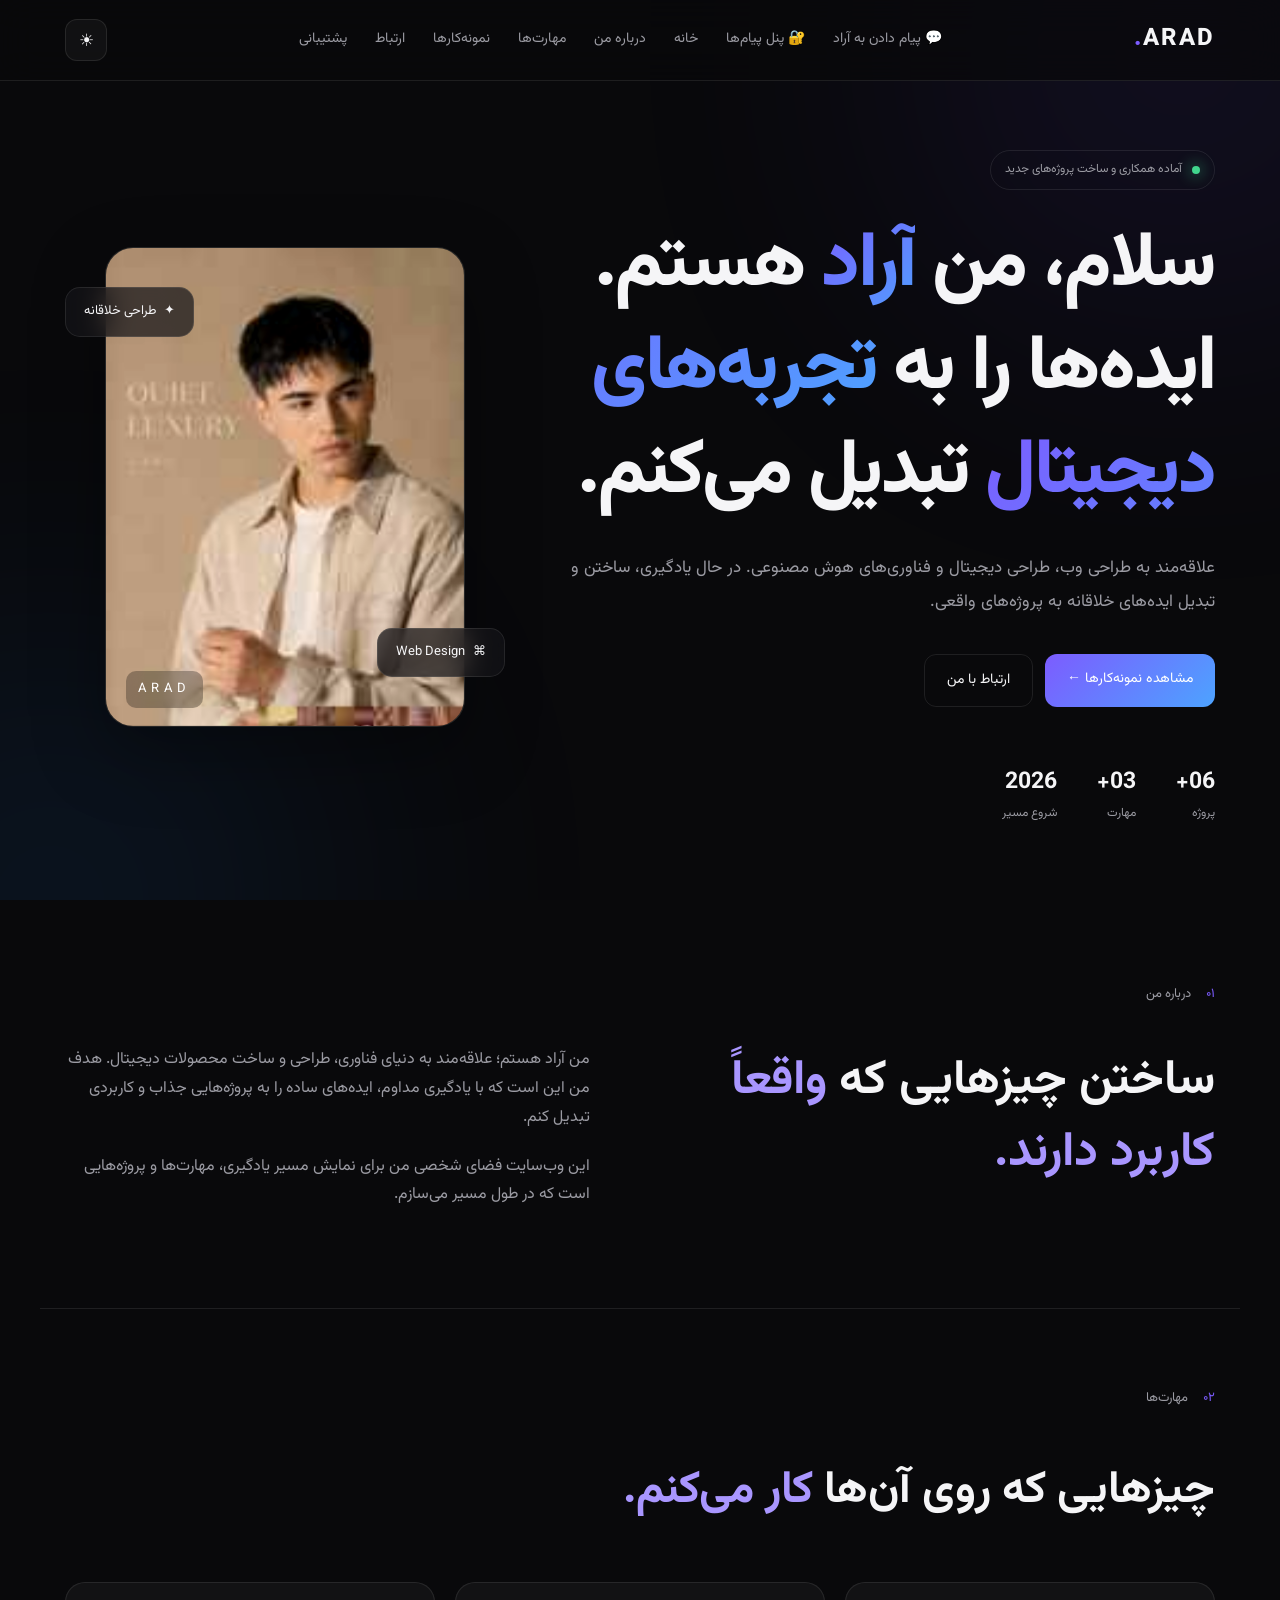
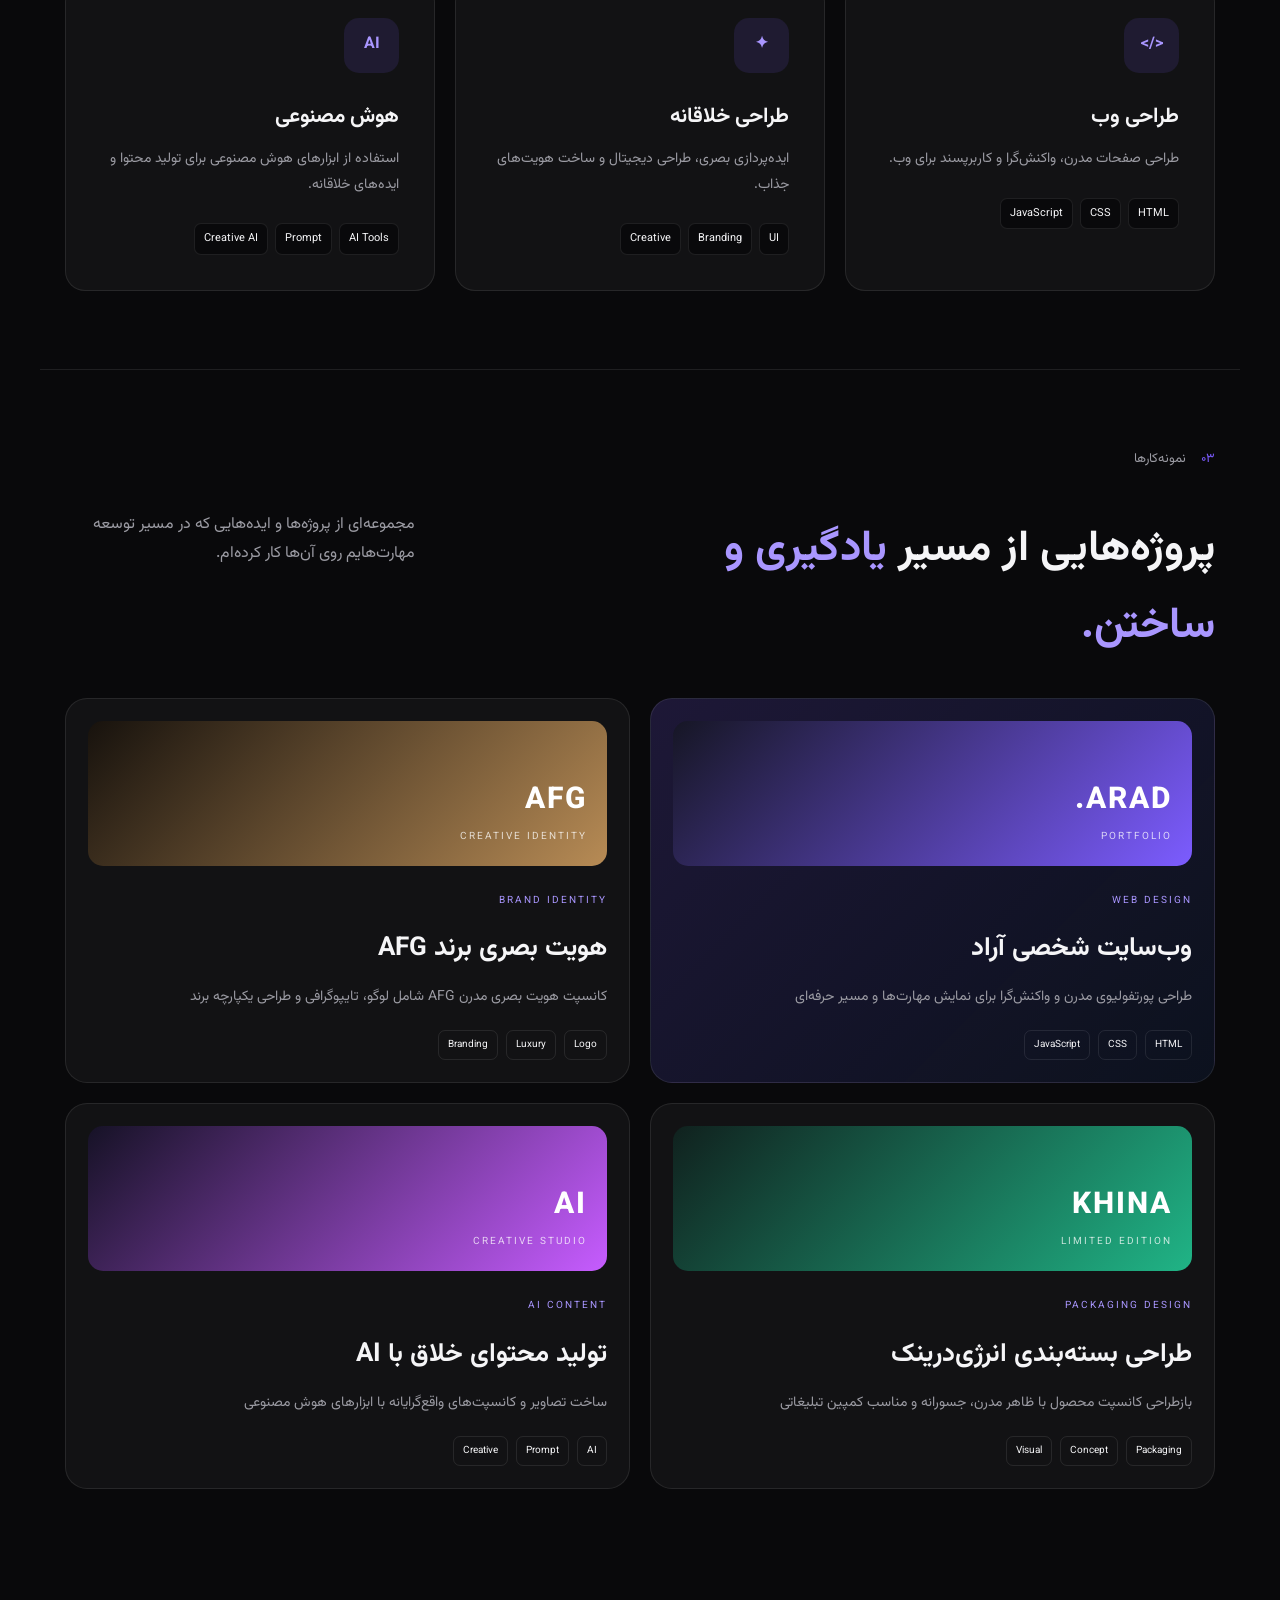
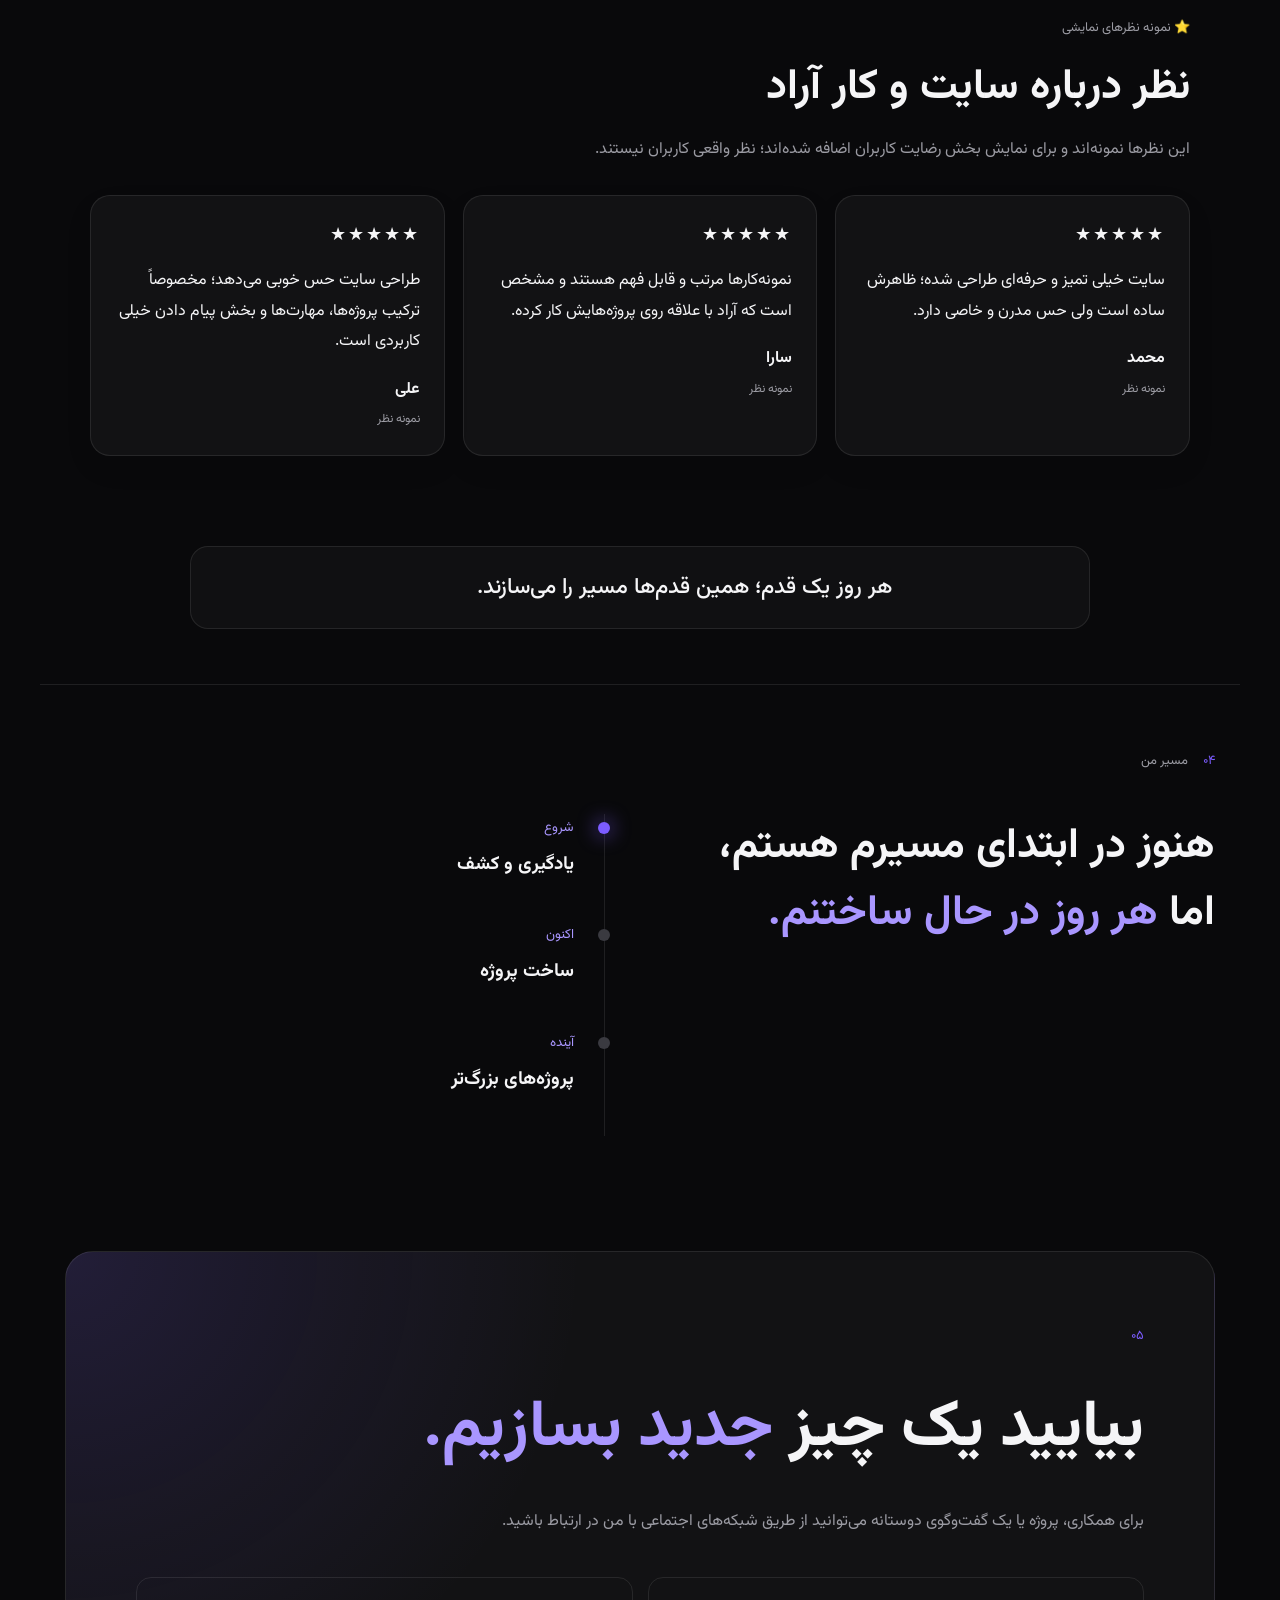
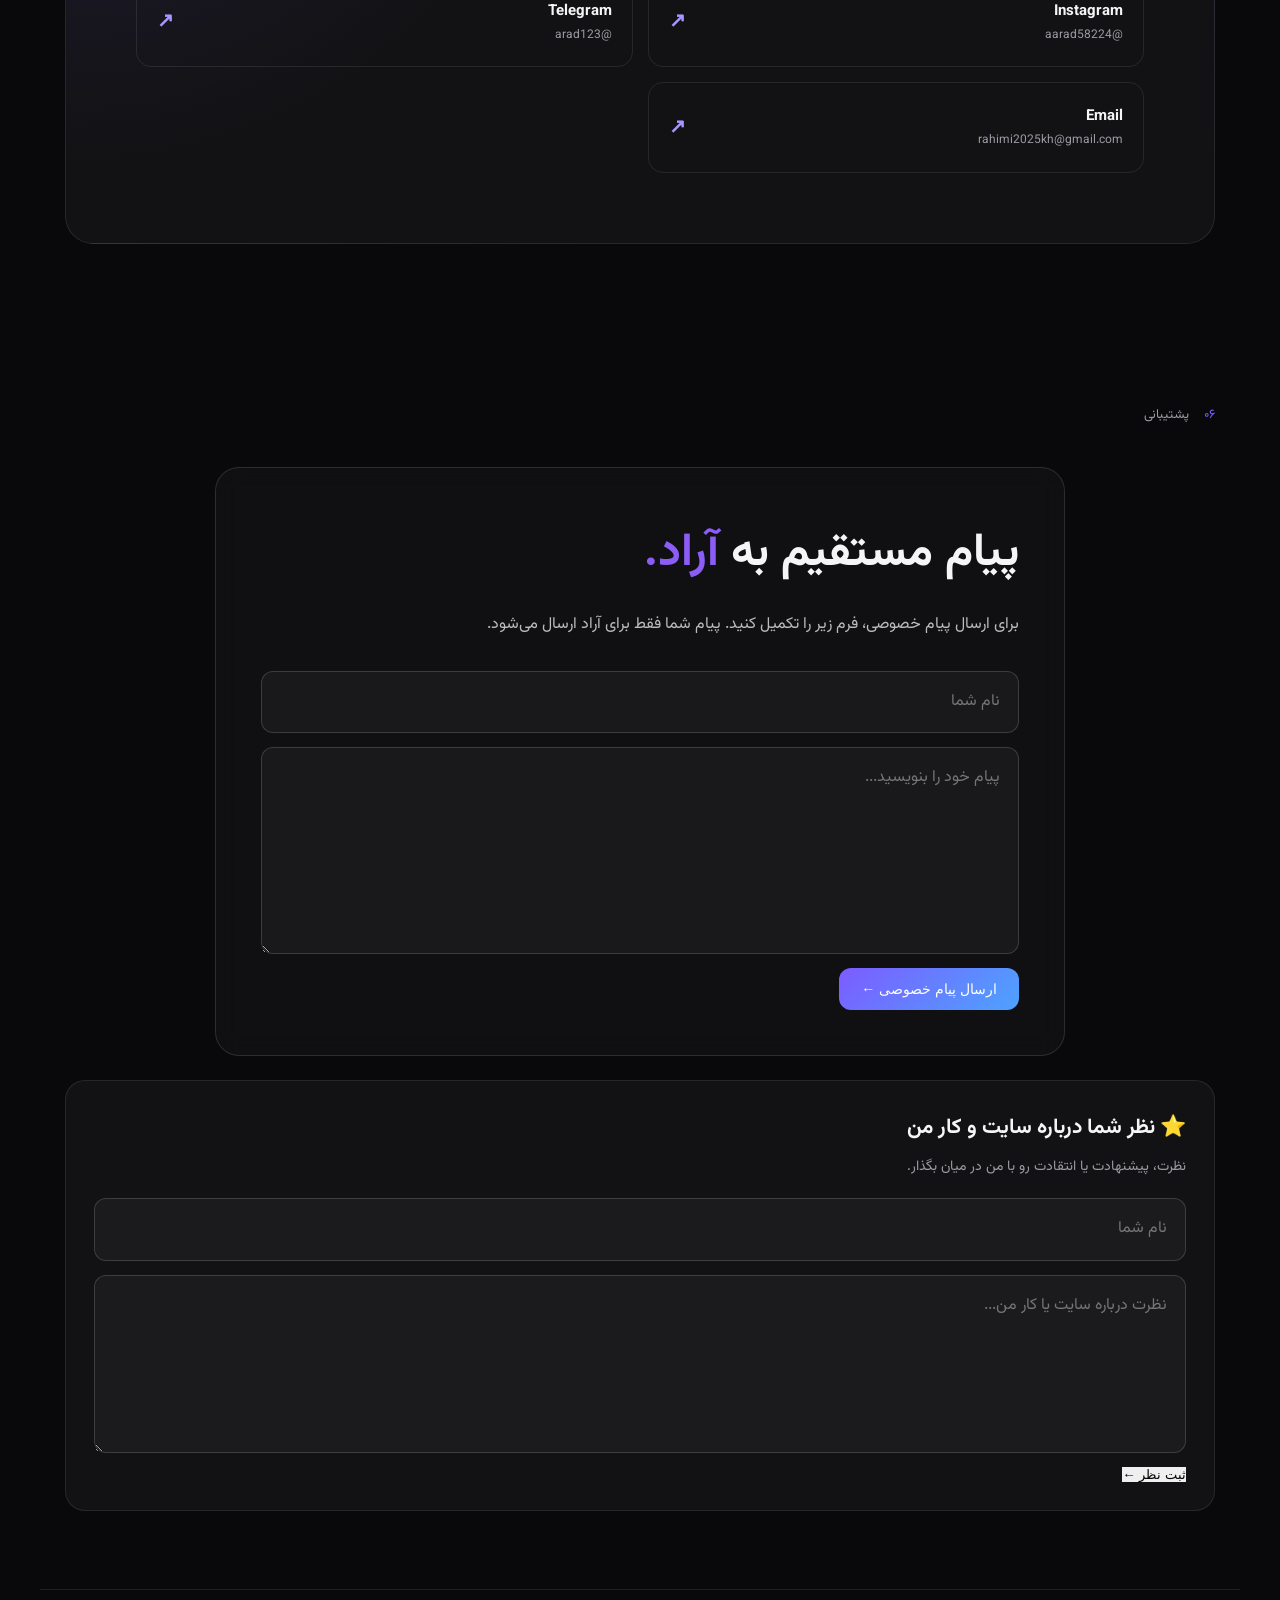
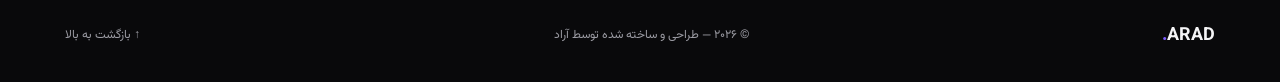
<file: index.html>
<!DOCTYPE html>
<html lang="fa" dir="rtl">
<head>
  <meta charset="UTF-8">
  <meta name="viewport" content="width=device-width, initial-scale=1.0">
  <meta name="description" content="وب‌سایت شخصی و نمونه کارهای آراد">
  <title>آراد | طراح و سازنده دیجیتال</title>
  <link rel="stylesheet" href="style.css?v=20260907-1">
</head>
<body>
  <div class="background"><div class="glow glow-1"></div><div class="glow glow-2"></div></div>
  <header>
    <nav class="navbar">
      <a href="#home" class="logo">ARAD<span>.</span></a>
      <div class="nav-links">
        <a href="#home">خانه</a><a href="#about">درباره من</a><a href="#skills">مهارت‌ها</a><a href="#projects">نمونه‌کارها</a><a href="#contact">ارتباط</a><a href="#support">پشتیبانی</a>
      </div>
      <div class="nav-buttons"><button id="themeToggle" class="theme-btn" aria-label="تغییر حالت رنگ">☀</button><button class="menu-btn" id="menuBtn">☰</button></div>
    </nav>
  </header>
  <main id="home" class="hero">
    <div class="hero-content">
      <div class="status"><span class="status-dot"></span>آماده همکاری و ساخت پروژه‌های جدید</div>
      <h1>سلام، من <span>آراد</span> هستم.<br>ایده‌ها را به <span>تجربه‌های دیجیتال</span> تبدیل می‌کنم.</h1>
      <p class="hero-text">علاقه‌مند به طراحی وب، طراحی دیجیتال و فناوری‌های هوش مصنوعی. در حال یادگیری، ساختن و تبدیل ایده‌های خلاقانه به پروژه‌های واقعی.</p>
      <div class="hero-buttons"><a href="#projects" class="btn primary-btn">مشاهده نمونه‌کارها <span>←</span></a><a href="#contact" class="btn secondary-btn">ارتباط با من</a></div>
      <div class="hero-stats"><div><strong>06+</strong><span>پروژه</span></div><div><strong>03+</strong><span>مهارت</span></div><div><strong>2026</strong><span>شروع مسیر</span></div></div>
    </div>
    <div class="hero-visual"><div class="profile-frame"><img src="assets/profile.jpg" alt="آراد"></div><div class="floating-card card-one"><span>✦</span>طراحی خلاقانه</div><div class="floating-card card-two"><span>⌘</span>Web Design</div></div>
  </main>
  <section id="about" class="section about"><div class="section-header"><span class="section-number">۰۱</span><p>درباره من</p></div><div class="about-content"><div><h2>ساختن چیزهایی که <span>واقعاً کاربرد دارند.</span></h2></div><div class="about-text"><p>من آراد هستم؛ علاقه‌مند به دنیای فناوری، طراحی و ساخت محصولات دیجیتال. هدف من این است که با یادگیری مداوم، ایده‌های ساده را به پروژه‌هایی جذاب و کاربردی تبدیل کنم.</p><p>این وب‌سایت فضای شخصی من برای نمایش مسیر یادگیری، مهارت‌ها و پروژه‌هایی است که در طول مسیر می‌سازم.</p></div></div></section>
  <section id="skills" class="section skills-section"><div class="section-header"><span class="section-number">۰۲</span><p>مهارت‌ها</p></div><h2 class="section-title">چیزهایی که روی آن‌ها <span>کار می‌کنم.</span></h2><div class="skills-grid"><article class="skill-card"><div class="skill-icon">&lt;/&gt;</div><h3>طراحی وب</h3><p>طراحی صفحات مدرن، واکنش‌گرا و کاربرپسند برای وب.</p><div class="skill-tags"><span>HTML</span><span>CSS</span><span>JavaScript</span></div></article><article class="skill-card"><div class="skill-icon">✦</div><h3>طراحی خلاقانه</h3><p>ایده‌پردازی بصری، طراحی دیجیتال و ساخت هویت‌های جذاب.</p><div class="skill-tags"><span>UI</span><span>Branding</span><span>Creative</span></div></article><article class="skill-card"><div class="skill-icon">AI</div><h3>هوش مصنوعی</h3><p>استفاده از ابزارهای هوش مصنوعی برای تولید محتوا و ایده‌های خلاقانه.</p><div class="skill-tags"><span>AI Tools</span><span>Prompt</span><span>Creative AI</span></div></article></div></section>
  <section id="projects" class="section projects-section"><div class="section-header"><span class="section-number">۰۳</span><p>نمونه‌کارها</p></div><div class="projects-heading"><h2>پروژه‌هایی از مسیر <span>یادگیری و ساختن.</span></h2><p>مجموعه‌ای از پروژه‌ها و ایده‌هایی که در مسیر توسعه مهارت‌هایم روی آن‌ها کار کرده‌ام.</p></div><div class="projects-grid"><article class="project-card featured-project"><div class="project-preview preview-web"><span>ARAD.</span><small>PORTFOLIO</small></div><div class="project-content"><span class="project-category">WEB DESIGN</span><h3>وب‌سایت شخصی آراد</h3><p>طراحی پورتفولیوی مدرن و واکنش‌گرا برای نمایش مهارت‌ها و مسیر حرفه‌ای.</p><div class="project-tags"><span>HTML</span><span>CSS</span><span>JavaScript</span></div></div></article><article class="project-card"><div class="project-preview preview-brand"><span>AFG</span><small>CREATIVE IDENTITY</small></div><div class="project-content"><span class="project-category">BRAND IDENTITY</span><h3>هویت بصری برند AFG</h3><p>کانسپت هویت بصری مدرن AFG شامل لوگو، تایپوگرافی و طراحی یکپارچه برند.</p><div class="project-tags"><span>Logo</span><span>Luxury</span><span>Branding</span></div></div></article><article class="project-card"><div class="project-preview preview-pack"><span>KHINA</span><small>LIMITED EDITION</small></div><div class="project-content"><span class="project-category">PACKAGING DESIGN</span><h3>طراحی بسته‌بندی انرژی‌درینک</h3><p>بازطراحی کانسپت محصول با ظاهر مدرن، جسورانه و مناسب کمپین تبلیغاتی.</p><div class="project-tags"><span>Packaging</span><span>Concept</span><span>Visual</span></div></div></article><article class="project-card"><div class="project-preview preview-ai"><span>AI</span><small>CREATIVE STUDIO</small></div><div class="project-content"><span class="project-category">AI CONTENT</span><h3>تولید محتوای خلاق با AI</h3><p>ساخت تصاویر و کانسپت‌های واقع‌گرایانه با ابزارهای هوش مصنوعی.</p><div class="project-tags"><span>AI</span><span>Prompt</span><span>Creative</span></div></div></article></div></section>
  <section class="motivation-section"><div class="motivation-box"><p>هر روز یک قدم؛ همین قدم‌ها مسیر را می‌سازند.</p></div></section>
  <section class="section journey"><div class="section-header"><span class="section-number">۰۴</span><p>مسیر من</p></div><div class="journey-content"><h2>هنوز در ابتدای مسیرم هستم، اما <span>هر روز در حال ساختنم.</span></h2><div class="journey-line"><div class="journey-item active"><span></span><div><small>شروع</small><h3>یادگیری و کشف</h3></div></div><div class="journey-item"><span></span><div><small>اکنون</small><h3>ساخت پروژه</h3></div></div><div class="journey-item"><span></span><div><small>آینده</small><h3>پروژه‌های بزرگ‌تر</h3></div></div></div></div></section>
  <section id="contact" class="contact-section"><div class="contact-box"><span class="section-number">۰۵</span><h2>بیایید یک چیز <span>جدید بسازیم.</span></h2><p>برای همکاری، پروژه یا یک گفت‌وگوی دوستانه می‌توانید از طریق شبکه‌های اجتماعی با من در ارتباط باشید.</p><div class="social-links"><a href="#" id="instagramLink" target="_blank" class="social-link"><div><strong>Instagram</strong><span>@aarad58224</span></div><b>↗</b></a><a href="https://t.me/arad123" target="_blank" class="social-link" id="telegramLink"><div><strong>Telegram</strong><span>@arad123</span></div><b>↗</b></a><a href="mailto:rahimi2025kh@gmail.com" class="social-link email-link"><div><strong>Email</strong><span>rahimi2025kh@gmail.com</span></div><b>↗</b></a></div></div></section>
  <section id="support" class="section support-section"><div class="section-header"><span class="section-number">۰۶</span><p>پشتیبانی</p></div><div class="support-box"><div><h2>پیام مستقیم به <span>آراد.</span></h2><p>برای ارسال پیام خصوصی، فرم زیر را تکمیل کنید. پیام شما فقط برای آراد ارسال می‌شود.</p></div><form class="support-form"><input type="text" name="name" placeholder="نام شما" required><textarea name="message" rows="6" placeholder="پیام خود را برای آراد بنویسید..." required></textarea><button type="submit" class="btn primary-btn">ارسال پیام خصوصی <span>←</span></button></form></div></section>
  <footer><a href="#home" class="footer-logo">ARAD<span>.</span></a><p>© ۲۰۲۶ — طراحی و ساخته شده توسط آراد</p><a href="#home" class="back-top">↑ بازگشت به بالا</a></footer>
  <script src="script.js?v=20260909-1"></script>
</body>
</html>
</file>
<file: style.css>
@import url('https://fonts.googleapis.com/css2?family=Vazirmatn:wght@300;400;500;600;700;800&display=swap');

:root {

    --bg: #09090b;

    --bg-soft: #111114;

    --card: rgba(255, 255, 255, 0.04);

    --card-hover: rgba(255, 255, 255, 0.07);

    --text: #f5f5f7;

    --text-soft: #9b9ba3;

    --border: rgba(255, 255, 255, 0.09);

    --accent: #7c5cff;

    --accent-light: #a996ff;

    --gradient: linear-gradient(
        135deg,
        #7c5cff,
        #4da3ff
    );

}


.light-mode {

    --bg: #f5f5f7;

    --bg-soft: #ffffff;

    --card: rgba(0, 0, 0, 0.04);

    --card-hover: rgba(0, 0, 0, 0.07);

    --text: #16161a;

    --text-soft: #707078;

    --border: rgba(0, 0, 0, 0.1);

}


/* تنظیمات کلی */

* {

    margin: 0;

    padding: 0;

    box-sizing: border-box;

}


html {

    scroll-behavior: smooth;

}


body {

    font-family:
        "Vazirmatn",
        sans-serif;

    background: var(--bg);

    color: var(--text);

    line-height: 1.8;

    overflow-x: hidden;

}


/* پس زمینه */

.background {

    position: fixed;

    inset: 0;

    z-index: -2;

    overflow: hidden;

}


.glow {

    position: absolute;

    width: 500px;

    height: 500px;

    border-radius: 50%;

    filter: blur(150px);

    opacity: 0.12;

}


.glow-1 {

    background: #6c4cff;

    top: -200px;

    right: -150px;

}


.glow-2 {

    background: #238cff;

    bottom: -250px;

    left: -200px;

}


/* منو */

header {

    position: fixed;

    top: 0;

    width: 100%;

    z-index: 1000;

    background: rgba(9, 9, 11, 0.72);

    backdrop-filter: blur(18px);

    border-bottom: 1px solid var(--border);

}


.light-mode header {

    background: rgba(245, 245, 247, 0.75);

}


.navbar {

    max-width: 1200px;

    margin: auto;

    height: 80px;

    display: flex;

    align-items: center;

    justify-content: space-between;

    padding: 0 25px;

}


.logo {

    font-size: 24px;

    font-weight: 800;

    color: var(--text);

    text-decoration: none;

    letter-spacing: 2px;

}


.logo span {

    color: var(--accent);

}


.nav-links {

    display: flex;

    gap: 28px;

}


.nav-links a {

    color: var(--text-soft);

    text-decoration: none;

    font-size: 14px;

    transition: 0.3s;

}


.nav-links a:hover {

    color: var(--text);

}


.nav-buttons {

    display: flex;

    gap: 10px;

}


.theme-btn,
.menu-btn {

    width: 42px;

    height: 42px;

    border-radius: 12px;

    border: 1px solid var(--border);

    background: var(--card);

    color: var(--text);

    cursor: pointer;

    font-size: 17px;

    transition: 0.3s;

}


.theme-btn:hover,
.menu-btn:hover {

    background: var(--card-hover);

    transform: translateY(-2px);

}


.menu-btn {

    display: none;

}


/* Hero */

.hero {

    min-height: 100vh;

    max-width: 1200px;

    margin: auto;

    padding: 150px 25px 80px;

    display: grid;

    grid-template-columns: 1.2fr 0.8fr;

    align-items: center;

    gap: 50px;

}


.status {

    display: inline-flex;

    align-items: center;

    gap: 10px;

    padding: 8px 14px;

    border: 1px solid var(--border);

    border-radius: 100px;

    color: var(--text-soft);

    font-size: 12px;

    margin-bottom: 25px;

}


.status-dot {

    width: 8px;

    height: 8px;

    background: #41d68d;

    border-radius: 50%;

    box-shadow: 0 0 15px #41d68d;

}


.hero h1 {

    font-size: clamp(42px, 6vw, 78px);

    line-height: 1.35;

    font-weight: 800;

    letter-spacing: -2px;

}


.hero h1 span {

    background: var(--gradient);

    -webkit-background-clip: text;

    -webkit-text-fill-color: transparent;

}


.hero-text {

    max-width: 650px;

    margin-top: 25px;

    color: var(--text-soft);

    font-size: 17px;

    line-height: 2;

}


.hero-buttons {

    display: flex;

    gap: 12px;

    margin-top: 35px;

}


.btn {

    text-decoration: none;

    padding: 13px 22px;

    border-radius: 12px;

    font-size: 14px;

    transition: 0.3s;

}


.primary-btn {

    background: var(--gradient);

    color: white;

}


.primary-btn:hover {

    transform: translateY(-4px);

    box-shadow: 0 15px 40px rgba(124, 92, 255, 0.35);

}


.secondary-btn {

    border: 1px solid var(--border);

    color: var(--text);

}


.secondary-btn:hover {

    background: var(--card-hover);

}


.hero-stats {

    display: flex;

    gap: 40px;

    margin-top: 55px;

}


.hero-stats div {

    display: flex;

    flex-direction: column;

}


.hero-stats strong {

    font-size: 23px;

}


.hero-stats span {

    color: var(--text-soft);

    font-size: 12px;

}


/* تصویر Hero */

.hero-visual {

    position: relative;

    display: flex;

    justify-content: center;

    align-items: center;

    min-height: 420px;

}


.circle {

    width: 330px;

    height: 330px;

    border-radius: 50%;

    background:
        radial-gradient(
            circle at 30% 30%,
            #9b85ff,
            #573cff 45%,
            #17141f
        );

    padding: 1px;

    animation: float 6s ease-in-out infinite;

}


.circle-inner {

    width: 100%;

    height: 100%;

    border-radius: 50%;

    background: #101014;

    display: flex;

    flex-direction: column;

    align-items: center;

    justify-content: center;

}


.circle-inner span {

    font-size: 48px;

    font-weight: 800;

    letter-spacing: 8px;

}


.circle-inner small {

    color: var(--text-soft);

    letter-spacing: 4px;

    margin-top: 5px;

}


.floating-card {

    position: absolute;

    padding: 12px 18px;

    border: 1px solid var(--border);

    background: rgba(20, 20, 25, 0.7);

    backdrop-filter: blur(15px);

    border-radius: 15px;

    font-size: 13px;

    display: flex;

    gap: 8px;

    align-items: center;

}


.card-one {

    top: 40px;

    left: 0;

}


.card-two {

    bottom: 50px;

    right: 0;

}


@keyframes float {

    0% {

        transform: translateY(0);

    }

    50% {

        transform: translateY(-15px);

    }

    100% {

        transform: translateY(0);

    }

}


/* Sections */

.section {

    max-width: 1200px;

    margin: auto;

    padding: 120px 25px;

}


.section-header {

    display: flex;

    align-items: center;

    gap: 15px;

    margin-bottom: 40px;

}


.section-number {

    color: var(--accent);

    font-size: 13px;

}


.section-header p {

    color: var(--text-soft);

    font-size: 13px;

}


.section-title {

    font-size: 45px;

    margin-bottom: 50px;

}


.section-title span {

    color: var(--accent-light);

}


/* About */

.about-content {

    display: grid;

    grid-template-columns: 1fr 1fr;

    gap: 100px;

}


.about-content h2 {

    font-size: 48px;

    line-height: 1.5;

}


.about-content h2 span {

    color: var(--accent-light);

}


.about-text {

    color: var(--text-soft);

}


.about-text p {

    margin-bottom: 20px;

}


/* Skills */

.skills-section {

    border-top: 1px solid var(--border);

}


.skills-grid {

    display: grid;

    grid-template-columns: repeat(3, 1fr);

    gap: 20px;

}


.skill-card {

    padding: 35px;

    border: 1px solid var(--border);

    border-radius: 20px;

    background: var(--card);

    transition: 0.35s;

}


.skill-card:hover {

    transform: translateY(-8px);

    background: var(--card-hover);

    border-color: rgba(124, 92, 255, 0.4);

}


.skill-icon {

    width: 55px;

    height: 55px;

    display: flex;

    align-items: center;

    justify-content: center;

    border-radius: 15px;

    background: rgba(124, 92, 255, 0.12);

    color: var(--accent-light);

    font-weight: bold;

    margin-bottom: 25px;

}


.skill-card h3 {

    font-size: 21px;

    margin-bottom: 12px;

}


.skill-card p {

    color: var(--text-soft);

    font-size: 14px;

}


.skill-tags {

    display: flex;

    flex-wrap: wrap;

    gap: 7px;

    margin-top: 25px;

}


.skill-tags span {

    font-size: 11px;

    padding: 5px 9px;

    border-radius: 7px;

    background: var(--bg);

    border: 1px solid var(--border);

}


/* Projects */

.projects-section {

    border-top: 1px solid var(--border);

}


.projects-heading {

    display: flex;

    justify-content: space-between;

    gap: 50px;

    margin-bottom: 55px;

}


.projects-heading h2 {

    font-size: 43px;

    max-width: 600px;

}


.projects-heading h2 span {

    color: var(--accent-light);

}


.projects-heading p {

    color: var(--text-soft);

    max-width: 350px;

}


.projects-grid {

    display: grid;

    grid-template-columns: repeat(2, 1fr);

    gap: 20px;

}


.project-card {

    min-height: 310px;

    padding: 30px;

    border-radius: 22px;

    border: 1px solid var(--border);

    background: var(--card);

    display: flex;

    flex-direction: column;

    justify-content: space-between;

    transition: 0.4s;

}


.project-card:hover {

    transform: translateY(-8px);

    border-color: rgba(124, 92, 255, 0.5);

    background: var(--card-hover);

}


.featured-project {

    background:
        linear-gradient(
            135deg,
            rgba(124, 92, 255, 0.18),
            rgba(50, 120, 255, 0.08)
        );

}


.project-top {

    display: flex;

    justify-content: space-between;

}


.project-number {

    color: var(--accent-light);

    font-size: 14px;

}


.project-icon {

    font-size: 22px;

}


.project-category {

    font-size: 10px;

    letter-spacing: 2px;

    color: var(--accent-light);

}


.project-content h3 {

    font-size: 26px;

    margin: 12px 0;

}


.project-content p {

    color: var(--text-soft);

    font-size: 14px;

}


.project-tags {

    display: flex;

    flex-wrap: wrap;

    gap: 8px;

    margin-top: 20px;

}


.project-tags span {

    font-size: 10px;

    border: 1px solid var(--border);

    padding: 5px 9px;

    border-radius: 7px;

}


/* Journey */

.journey {

    border-top: 1px solid var(--border);

}


.journey-content {

    display: grid;

    grid-template-columns: 1fr 1fr;

    gap: 70px;

}


.journey-content h2 {

    font-size: 42px;

    line-height: 1.6;

}


.journey-content h2 span {

    color: var(--accent-light);

}


.journey-line {

    border-right: 1px solid var(--border);

    padding-right: 30px;

}


.journey-item {

    position: relative;

    padding-bottom: 40px;

}


.journey-item > span {

    position: absolute;

    width: 12px;

    height: 12px;

    border-radius: 50%;

    background: #3a3a40;

    right: -36px;

    top: 8px;

}


.journey-item.active > span {

    background: var(--accent);

    box-shadow: 0 0 20px var(--accent);

}


.journey-item small {

    color: var(--accent-light);

}


.journey-item h3 {

    margin-top: 5px;

}


/* Contact */

.contact-section {

    max-width: 1200px;

    margin: auto;

    padding: 50px 25px 120px;

}


.contact-box {

    border: 1px solid var(--border);

    border-radius: 28px;

    padding: 70px;

    background:
        radial-gradient(
            circle at top left,
            rgba(124, 92, 255, 0.15),
            transparent 40%
        ),
        var(--card);

}


.contact-box h2 {

    font-size: clamp(40px, 6vw, 65px);

    margin-top: 20px;

}


.contact-box h2 span {

    color: var(--accent-light);

}


.contact-box > p {

    color: var(--text-soft);

    margin: 20px 0 40px;

}


.social-links {

    display: grid;

    grid-template-columns: repeat(2, 1fr);

    gap: 15px;

}


.social-link {

    display: flex;

    align-items: center;

    justify-content: space-between;

    padding: 20px;

    text-decoration: none;

    color: var(--text);

    border: 1px solid var(--border);

    border-radius: 15px;

    transition: 0.3s;

}


.social-link:hover {

    transform: translateY(-5px);

    border-color: var(--accent);

    background: rgba(124, 92, 255, 0.08);

}


.social-link div {

    display: flex;

    flex-direction: column;

}


.social-link strong {

    font-size: 15px;

}


.social-link span {

    font-size: 12px;

    color: var(--text-soft);

}


.social-link b {

    font-size: 20px;

    color: var(--accent-light);

}


/* Footer */

footer {

    max-width: 1200px;

    margin: auto;

    padding: 30px 25px;

    border-top: 1px solid var(--border);

    display: flex;

    justify-content: space-between;

    align-items: center;

    color: var(--text-soft);

    font-size: 12px;

}


.footer-logo {

    color: var(--text);

    text-decoration: none;

    font-size: 18px;

    font-weight: bold;

}


.footer-logo span {

    color: var(--accent);

}


.back-top {

    color: var(--text-soft);

    text-decoration: none;

}


/* Responsive */

@media (max-width: 850px) {

    .nav-links {

        position: absolute;

        top: 80px;

        right: 0;

        width: 100%;

        background: var(--bg-soft);

        border-bottom: 1px solid var(--border);

        flex-direction: column;

        align-items: center;

        padding: 25px;

        display: none;

    }


    .nav-links.active {

        display: flex;

    }


    .menu-btn {

        display: block;

    }


    .hero {

        grid-template-columns: 1fr;

        text-align: center;

        padding-top: 130px;

    }


    .hero-visual {

        min-height: 350px;

    }


    .hero-buttons {

        justify-content: center;

    }


    .hero-stats {

        justify-content: center;

    }


    .about-content,

    .journey-content {

        grid-template-columns: 1fr;

        gap: 40px;

    }


    .skills-grid {

        grid-template-columns: 1fr;

    }


    .projects-heading {

        flex-direction: column;

        gap: 20px;

    }


    .projects-grid {

        grid-template-columns: 1fr;

    }


    .social-links {

        grid-template-columns: 1fr;

    }

}


@media (max-width: 550px) {

    .navbar {

        padding: 0 18px;

    }


    .hero {

        padding-left: 18px;

        padding-right: 18px;

    }


    .hero h1 {

        font-size: 40px;

    }


    .hero-buttons {

        flex-direction: column;

    }


    .btn {

        width: 100%;

    }


    .hero-stats {

        gap: 25px;

    }


    .circle {

        width: 250px;

        height: 250px;

    }


    .circle-inner span {

        font-size: 35px;

    }


    .floating-card {

        display: none;

    }


    .section {

        padding: 90px 20px;

    }


    .section-title,

    .about-content h2,

    .projects-heading h2,

    .journey-content h2 {

        font-size: 33px;

    }


    .contact-section {

        padding-left: 18px;

        padding-right: 18px;

    }


    .contact-box {

        padding: 40px 25px;

    }


    footer {

        flex-direction: column;

        gap: 15px;

    }

  }


/* عکس واقعی آراد در بخش اصلی */
.profile-frame {
    width: 360px;
    height: 480px;
    border-radius: 28px;
    overflow: hidden;
    border: 1px solid var(--border);
    box-shadow: 0 25px 70px rgba(0,0,0,.35);
    position: relative;
    animation: float 6s ease-in-out infinite;
}
.profile-frame::after {
    content: "ARAD";
    position: absolute;
    bottom: 18px;
    left: 20px;
    letter-spacing: 5px;
    font-size: 13px;
    color: white;
    background: rgba(0,0,0,.28);
    backdrop-filter: blur(8px);
    padding: 7px 12px;
    border-radius: 10px;
}
.profile-frame img {
    width: 100%;
    height: 100%;
    object-fit: cover;
    object-position: center top;
    display: block;
}
@media (max-width: 700px) {
    .profile-frame {
        width: min(330px, 85vw);
        height: 440px;
    }
}

/* انگیزشی */
.motivation-section {
    padding: 30px 7% 90px;
}
.motivation-box {
    max-width: 900px;
    margin: auto;
    padding: 42px 45px;
    text-align: center;
    border: 1px solid var(--border);
    border-radius: 24px;
    background: rgba(255,255,255,.03);
}
.motivation-box > span {
    font-size: 22px;
    color: var(--accent);
}
.motivation-box p {
    margin: 16px auto 10px;
    font-size: clamp(19px, 2.4vw, 28px);
    line-height: 1.9;
    font-weight: 500;
    max-width: 750px;
}
.motivation-box small {
    opacity: .55;
    letter-spacing: 1px;
}
@media (max-width: 600px) {
    .motivation-section { padding: 20px 5% 65px; }
    .motivation-box { padding: 30px 22px; }
}

/* نسخه فشرده‌تر سایت */
.section { padding: 78px 25px; }
.projects-section { padding-bottom: 55px; }
.projects-heading { margin-bottom: 32px; }
.project-card { min-height: auto; padding: 22px; }
.project-preview {
    height: 145px;
    border-radius: 15px;
    margin-bottom: 20px;
    padding: 20px;
    display: flex;
    flex-direction: column;
    justify-content: flex-end;
    color: white;
    overflow: hidden;
    position: relative;
    letter-spacing: 2px;
}
.project-preview span { font-size: 30px; font-weight: 800; z-index: 1; }
.project-preview small { font-size: 10px; opacity: .75; z-index: 1; }
.preview-web { background: linear-gradient(135deg,#161625,#7c5cff); }
.preview-brand { background: linear-gradient(135deg,#17120d,#b78b55); }
.preview-pack { background: linear-gradient(135deg,#10211e,#20b486); }
.preview-ai { background: linear-gradient(135deg,#161226,#c65cff); }
.motivation-section { padding: 20px 7% 55px; }
.motivation-box { padding: 22px 30px; border-radius: 18px; }
.motivation-box p { margin: 0; font-size: clamp(17px,2vw,22px); line-height: 1.7; }
.motivation-box > span, .motivation-box small { display:none; }
.journey.section { padding-top: 65px; padding-bottom: 65px; }
@media (max-width:550px) {
  .section { padding: 60px 20px; }
  .projects-section { padding-bottom: 40px; }
  .project-preview { height: 125px; }
  .motivation-section { padding-bottom: 40px; }
}

/* بهبود نمایش تصویر پروفایل بدون تغییر خود عکس */
.profile-frame {
    transform: translateZ(0);
    isolation: isolate;
    background: #111;
}
.profile-frame img {
    image-rendering: auto;
    -webkit-backface-visibility: hidden;
    backface-visibility: hidden;
    transform: scale(1.001);
    filter: contrast(1.03) brightness(1.02) saturate(1.02);
}


/* پشتیبانی */
.support-section { padding-top: 40px; }
.support-box {
    max-width: 850px;
    margin: 40px auto 0;
    padding: 45px;
    border: 1px solid var(--border-color, rgba(255,255,255,.12));
    border-radius: 24px;
    background: rgba(255,255,255,.03);
    backdrop-filter: blur(12px);
}
.support-box h2 { font-size: clamp(28px, 4vw, 46px); margin-bottom: 14px; }
.support-box h2 span { color: var(--primary-color, #8b5cf6); }
.support-box p { opacity: .75; line-height: 1.9; margin-bottom: 30px; }
.support-form { display: grid; gap: 14px; }
.support-form input,
.support-form textarea {
    width: 100%;
    padding: 16px 18px;
    border-radius: 12px;
    border: 1px solid var(--border-color, rgba(255,255,255,.15));
    background: rgba(255,255,255,.04);
    color: inherit;
    font: inherit;
    outline: none;
}
.support-form input:focus,
.support-form textarea:focus {
    border-color: var(--primary-color, #8b5cf6);
}
.support-form textarea { resize: vertical; }
.support-form button { justify-self: start; cursor: pointer; border: none; }
@media (max-width: 600px) {
    .support-box { padding: 28px 20px; }
    .support-form button { width: 100%; justify-content: center; }
}
</file>
